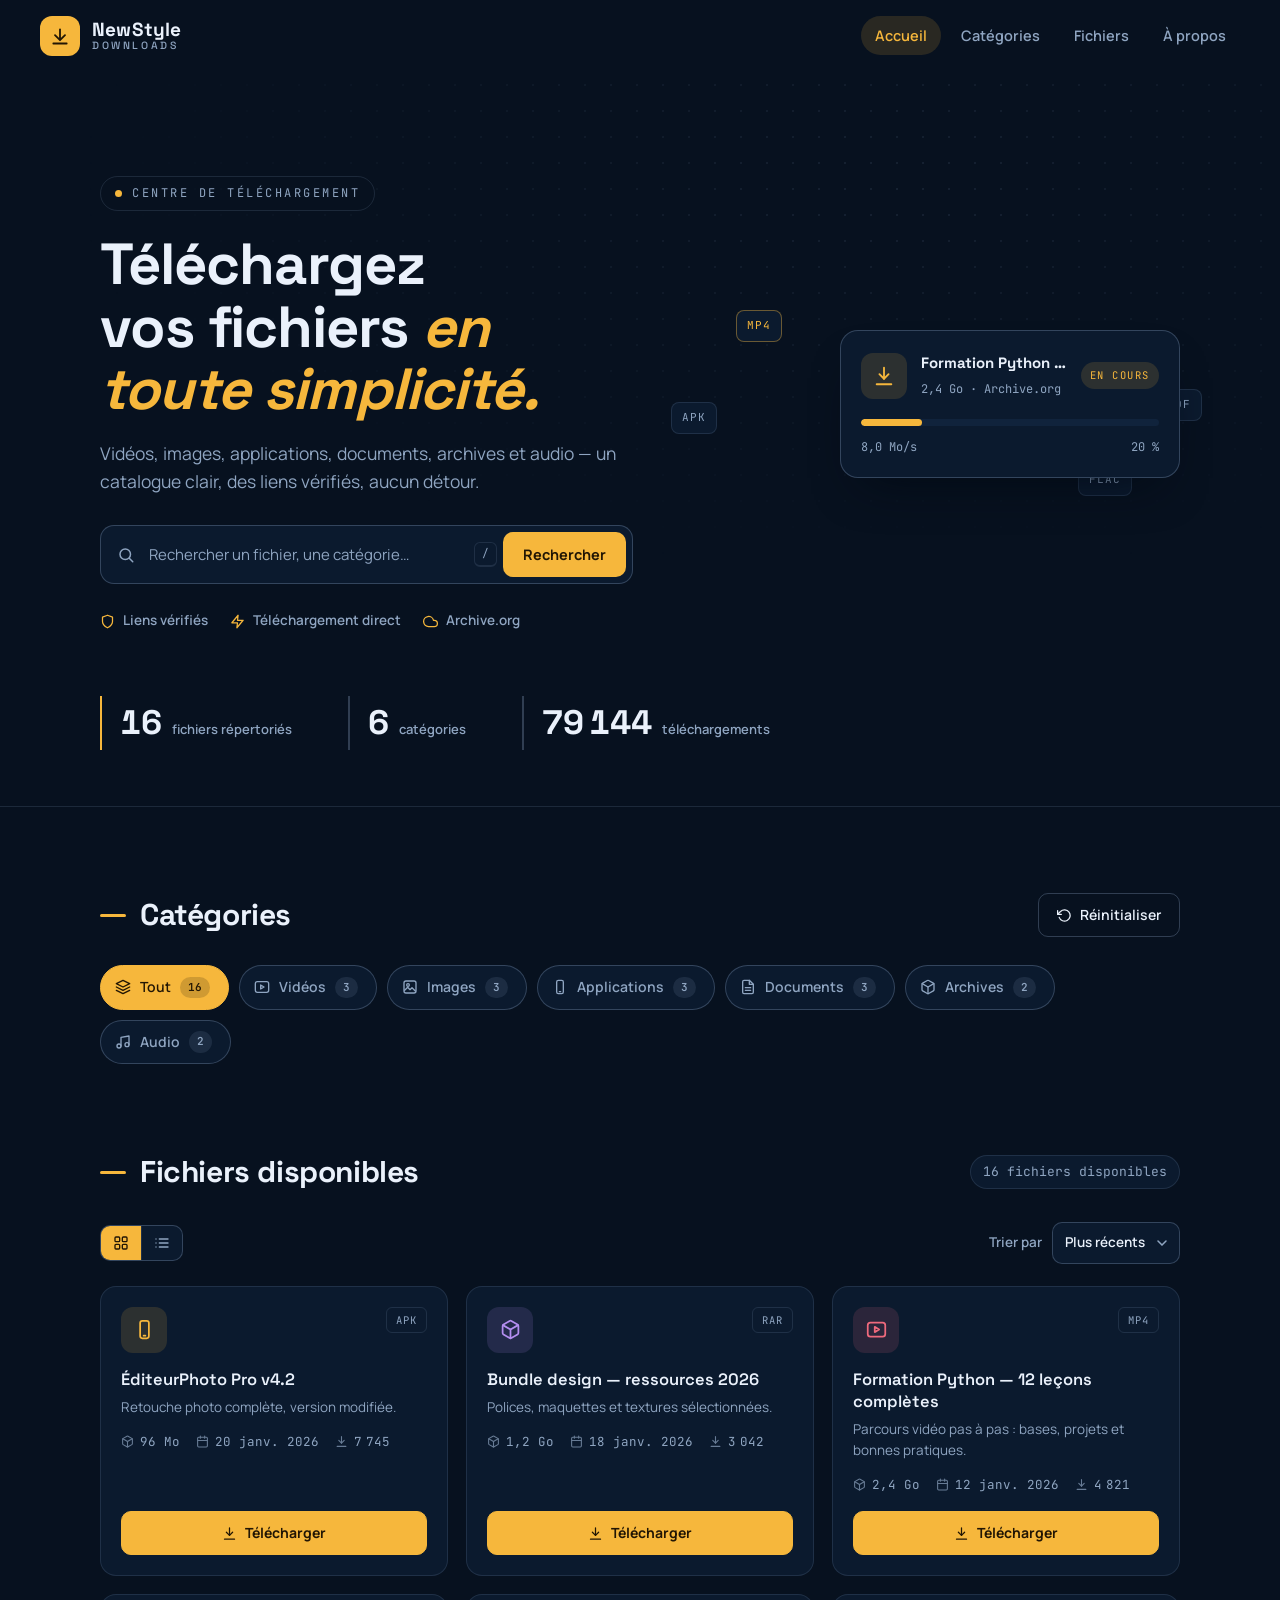
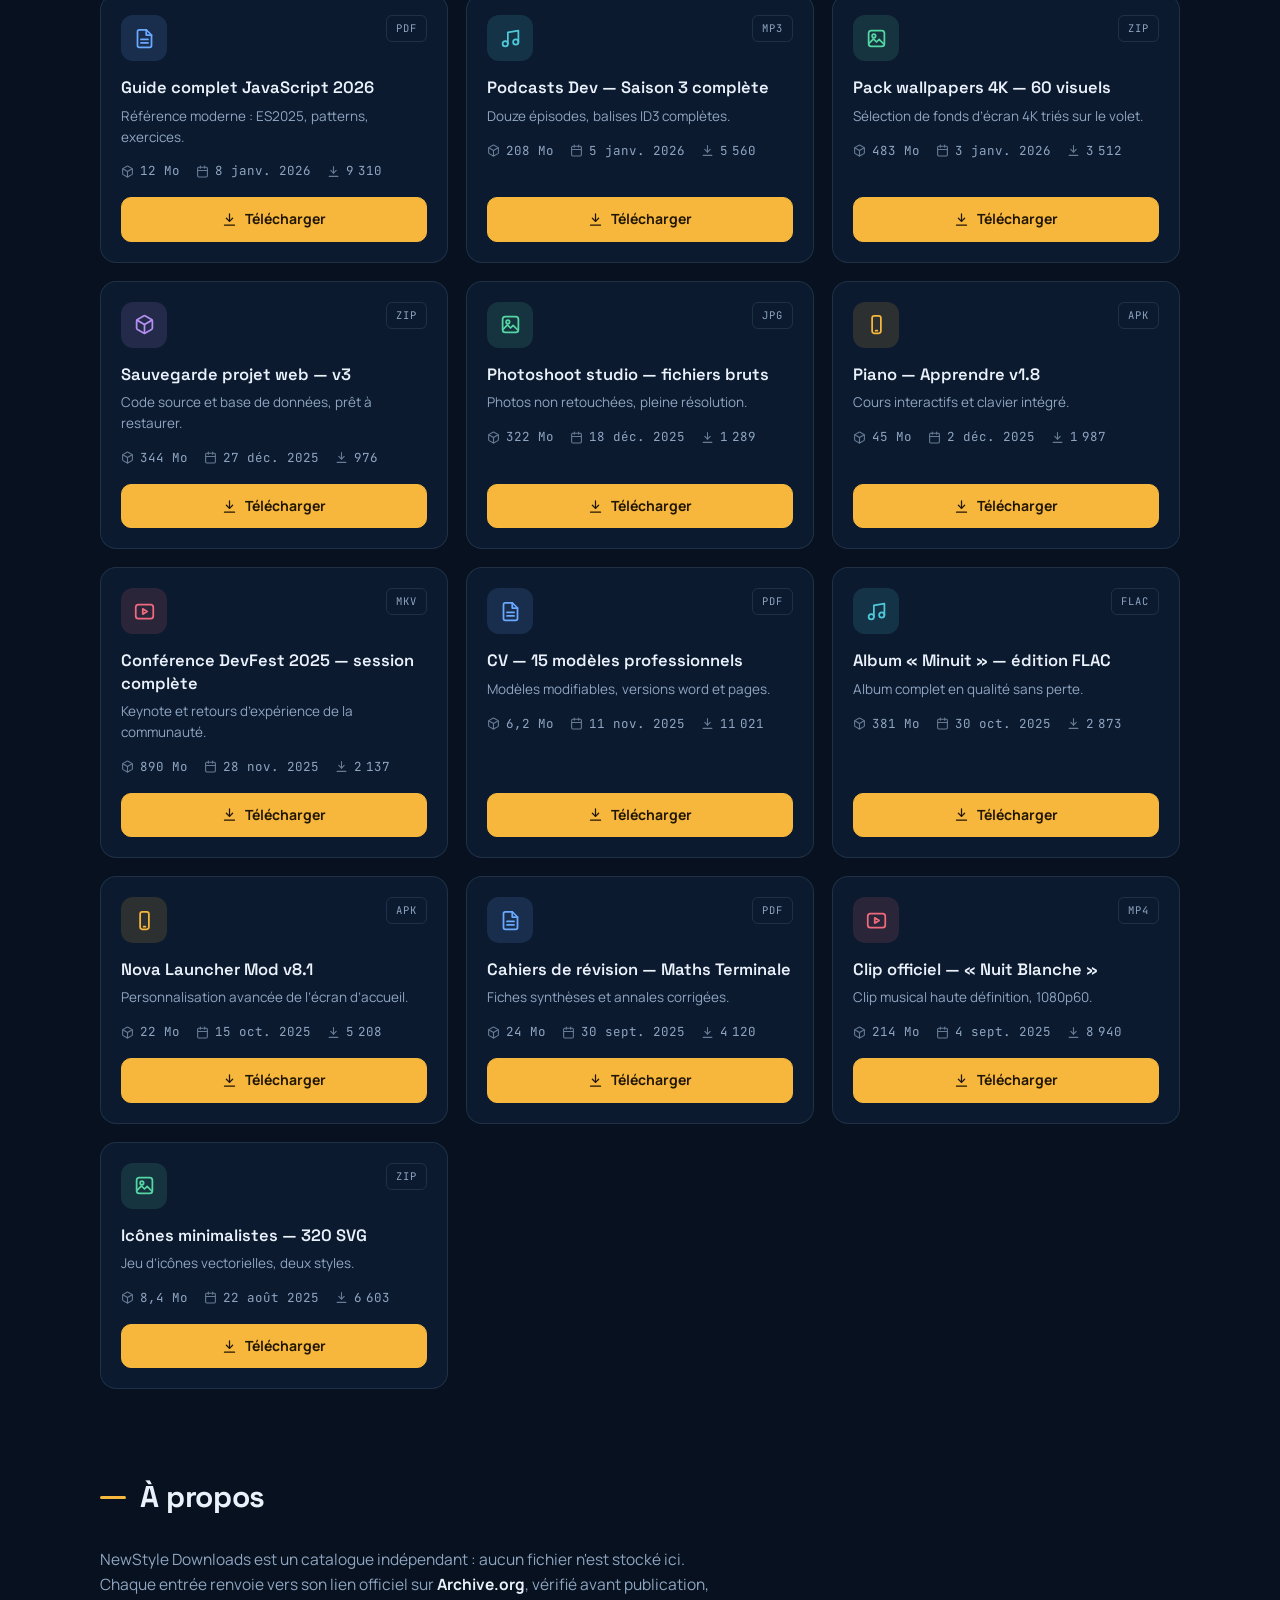
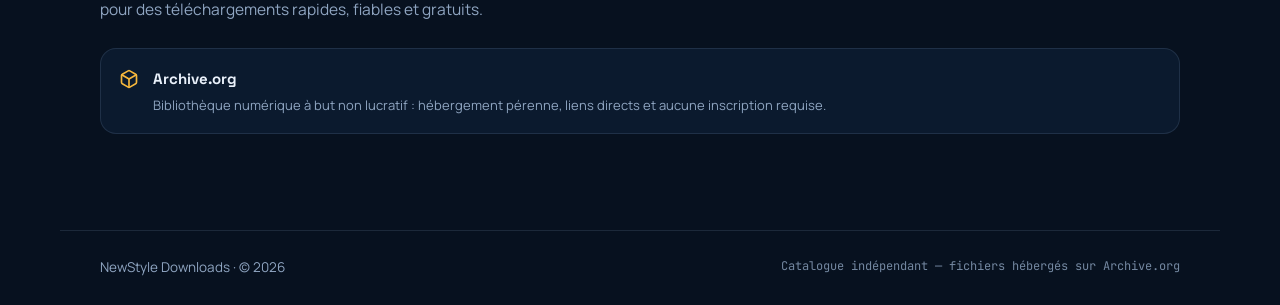
<file: index.html>
<!doctype html>
<html lang="fr">
<head>
  <meta charset="UTF-8">
  <meta name="viewport" content="width=device-width, initial-scale=1, viewport-fit=cover">
  <meta name="theme-color" content="#07111f">
  <meta name="description" content="NewStyle Downloads — catalogue de fichiers vérifiés : vidéos, images, applications, documents, archives et audio, hébergés sur Archive.org.">
  <meta property="og:title" content="NewStyle Downloads">
  <meta property="og:description" content="Vidéos, images, applications, documents et archives — liens vérifiés sur Archive.org, téléchargement direct.">
  <meta property="og:type" content="website">
  <title>NewStyle Downloads — Centre de téléchargement</title>

  <link rel="icon" href="data:image/svg+xml,<svg xmlns='http://www.w3.org/2000/svg' viewBox='0 0 24 24'><rect width='24' height='24' rx='6' fill='%23f6b73c'/><path d='M12 5v9m-4-3 4 4 4-4' stroke='%23221604' stroke-width='2.2' stroke-linecap='round' stroke-linejoin='round' fill='none'/><path d='M6 20h12' stroke='%23221604' stroke-width='2.2' stroke-linecap='round'/></svg>">

  <link rel="preconnect" href="https://fonts.googleapis.com">
  <link rel="preconnect" href="https://fonts.gstatic.com" crossorigin>
  <link href="https://fonts.googleapis.com/css2?family=Manrope:wght@400;600;700&family=Space+Grotesk:wght@500;600;700&family=JetBrains+Mono:wght@400;500&display=swap" rel="stylesheet">
  <link rel="stylesheet" href="style.css">
</head>
<body>

  <a class="skip" href="#main">Aller au contenu principal</a>

  <!-- ================= En-tête ================= -->
  <header class="topbar" id="topbar">
    <a class="brand" href="#accueil" aria-label="NewStyle Downloads — accueil">
      <span class="brand__mark" aria-hidden="true">
        <svg viewBox="0 0 24 24" fill="none" stroke="currentColor" stroke-width="2.2" stroke-linecap="round" stroke-linejoin="round">
          <path d="M12 4v12"/><path d="m6 11 6 6 6-6"/><path d="M4 21h16"/>
        </svg>
      </span>
      <span class="brand__text"><b>NewStyle</b><small>Downloads</small></span>
    </a>

    <nav class="nav" id="nav" aria-label="Navigation principale">
      <a class="nav__link is-active" href="#accueil">Accueil</a>
      <a class="nav__link" href="#categories">Catégories</a>
      <a class="nav__link" href="#fichiers">Fichiers</a>
      <a class="nav__link" href="#apropos">À propos</a>
    </nav>

    <button class="menu-btn" id="menuBtn" type="button" aria-expanded="false" aria-controls="nav" aria-label="Ouvrir le menu">
      <span class="menu-btn__bar"></span>
      <span class="menu-btn__bar"></span>
      <span class="menu-btn__bar"></span>
    </button>
  </header>

  <main id="main" tabindex="-1">

    <!-- ================= Hero ================= -->
    <section class="hero" id="accueil">
      <div class="hero__inner">
        <div class="hero__content">
          <p class="eyebrow"><span class="eyebrow__dot"></span>Centre de téléchargement</p>
          <h1 class="hero__title">Téléchargez vos fichiers <em>en toute simplicité.</em></h1>
          <p class="hero__lead">Vidéos, images, applications, documents, archives et audio — un catalogue clair, des liens vérifiés, aucun détour.</p>

          <form class="search" id="searchForm" role="search" autocomplete="off">
            <svg viewBox="0 0 24 24" fill="none" stroke="currentColor" stroke-width="2" stroke-linecap="round" stroke-linejoin="round" aria-hidden="true"><circle cx="11" cy="11" r="7"/><path d="m21 21-4.3-4.3"/></svg>
            <input id="searchInput" type="search" maxlength="100" placeholder="Rechercher un fichier, une catégorie…" aria-label="Rechercher un fichier">
            <kbd>/</kbd>
            <button class="search__btn" type="submit">Rechercher</button>
          </form>

          <ul class="trust">
            <li>
              <svg viewBox="0 0 24 24" fill="none" stroke="currentColor" stroke-width="2" stroke-linecap="round" stroke-linejoin="round" aria-hidden="true"><path d="M12 22s8-4 8-10V5l-8-3-8 3v7c0 6 8 10 8 10z"/></svg>
              <span>Liens vérifiés</span>
            </li>
            <li>
              <svg viewBox="0 0 24 24" fill="none" stroke="currentColor" stroke-width="2" stroke-linecap="round" stroke-linejoin="round" aria-hidden="true"><path d="M13 2 3 14h9l-1 8 10-12h-9l1-8z"/></svg>
              <span>Téléchargement direct</span>
            </li>
            <li>
              <svg viewBox="0 0 24 24" fill="none" stroke="currentColor" stroke-width="2" stroke-linecap="round" stroke-linejoin="round" aria-hidden="true"><path d="M18 10h-1.26A8 8 0 1 0 9 20h9a5 5 0 0 0 0-10z"/></svg>
              <span>Archive.org</span>
            </li>
          </ul>
        </div>

        <div class="hero__visual" aria-hidden="true">
          <div class="dl-card" id="dlCard">
            <div class="dl-card__head">
              <span class="dl-card__icon">
                <svg viewBox="0 0 24 24" fill="none" stroke="currentColor" stroke-width="2" stroke-linecap="round" stroke-linejoin="round"><path d="M12 3v12"/><path d="m7 10 5 5 5-5"/><path d="M4 21h16"/></svg>
              </span>
              <div class="dl-card__meta">
                <strong id="dlName">Chargement…</strong>
                <span id="dlMeta">— · —</span>
              </div>
              <span class="dl-card__badge" id="dlBadge">en cours</span>
            </div>
            <div class="dl-card__bar"><span class="dl-card__progress" id="dlBar"></span></div>
            <div class="dl-card__foot">
              <span id="dlSpeed">0 Mo/s</span>
              <span id="dlPct">0 %</span>
            </div>
          </div>
          <span class="chip chip--accent">MP4</span>
          <span class="chip">APK</span>
          <span class="chip">PDF</span>
          <span class="chip">FLAC</span>
        </div>
      </div>

      <div class="hero__stats">
        <div><strong data-stat="files">0</strong><span>fichiers répertoriés</span></div>
        <div><strong data-stat="cats">0</strong><span>catégories</span></div>
        <div><strong data-stat="downloads">0</strong><span>téléchargements</span></div>
      </div>
    </section>

    <!-- ================= Catégories ================= -->
    <section class="section" id="categories">
      <div class="section__head reveal">
        <h2 class="section__title">Catégories</h2>
        <button class="btn btn--ghost" id="resetBtn" type="button">
          <svg viewBox="0 0 24 24" fill="none" stroke="currentColor" stroke-width="2" stroke-linecap="round" stroke-linejoin="round" aria-hidden="true"><path d="M1 4v6h6"/><path d="M3.51 15a9 9 0 1 0 2.13-9.36L1 10"/></svg>
          <span>Réinitialiser</span>
        </button>
      </div>
      <div class="cats reveal" id="cats" role="group" aria-label="Filtrer par catégorie"></div>
    </section>

    <!-- ================= Fichiers ================= -->
    <section class="section" id="fichiers">
      <div class="section__head reveal">
        <h2 class="section__title">Fichiers disponibles</h2>
        <p class="count" id="count" aria-live="polite"></p>
      </div>

      <div class="toolbar reveal">
        <div class="view-toggle" id="viewToggle" role="group" aria-label="Mode d'affichage">
          <button type="button" data-view="grid" class="is-active" aria-label="Vue grille">
            <svg viewBox="0 0 24 24" fill="none" stroke="currentColor" stroke-width="2" stroke-linecap="round" stroke-linejoin="round" aria-hidden="true"><rect x="3" y="3" width="7" height="7" rx="1.5"/><rect x="14" y="3" width="7" height="7" rx="1.5"/><rect x="3" y="14" width="7" height="7" rx="1.5"/><rect x="14" y="14" width="7" height="7" rx="1.5"/></svg>
          </button>
          <button type="button" data-view="list" aria-label="Vue liste">
            <svg viewBox="0 0 24 24" fill="none" stroke="currentColor" stroke-width="2" stroke-linecap="round" stroke-linejoin="round" aria-hidden="true"><path d="M8 6h13"/><path d="M8 12h13"/><path d="M8 18h13"/><path d="M3 6h.01"/><path d="M3 12h.01"/><path d="M3 18h.01"/></svg>
          </button>
        </div>
        <label class="sort">
          <span>Trier par</span>
          <select id="sortSelect" aria-label="Trier les fichiers">
            <option value="recent">Plus récents</option>
            <option value="name">Nom (A–Z)</option>
            <option value="size">Poids</option>
            <option value="downloads">Populaires</option>
          </select>
        </label>
      </div>

      <div class="grid" id="grid"></div>

      <div class="empty hidden" id="empty">
        <div class="empty__icon">
          <svg viewBox="0 0 24 24" fill="none" stroke="currentColor" stroke-width="2" stroke-linecap="round" stroke-linejoin="round" aria-hidden="true"><circle cx="11" cy="11" r="7"/><path d="m21 21-4.3-4.3"/></svg>
        </div>
        <h3>Aucun fichier trouvé</h3>
        <p>Essayez un autre mot-clé ou choisissez une autre catégorie.</p>
        <button class="btn" id="emptyReset" type="button">
          <svg viewBox="0 0 24 24" fill="none" stroke="currentColor" stroke-width="2" stroke-linecap="round" stroke-linejoin="round" aria-hidden="true"><path d="M1 4v6h6"/><path d="M3.51 15a9 9 0 1 0 2.13-9.36L1 10"/></svg>
          <span>Réinitialiser les filtres</span>
        </button>
      </div>

      <noscript>
        <div class="empty" style="margin-top:18px">
          <h3>JavaScript est désactivé</h3>
          <p>Activez JavaScript pour parcourir et filtrer le catalogue de fichiers.</p>
        </div>
      </noscript>
    </section>

    <!-- ================= À propos ================= -->
    <section class="section about" id="apropos">
      <div class="section__head reveal">
        <h2 class="section__title">À propos</h2>
      </div>
      <p class="about__text reveal">NewStyle Downloads est un catalogue indépendant : aucun fichier n'est stocké ici. Chaque entrée renvoie vers son lien officiel sur <strong>Archive.org</strong>, vérifié avant publication, pour des téléchargements rapides, fiables et gratuits.</p>
      <div class="about__hosts reveal">
        <div class="host">
          <svg viewBox="0 0 24 24" fill="none" stroke="currentColor" stroke-width="2" stroke-linecap="round" stroke-linejoin="round" aria-hidden="true"><path d="M21 16V8a2 2 0 0 0-1-1.73l-7-4a2 2 0 0 0-2 0l-7 4A2 2 0 0 0 3 8v8a2 2 0 0 0 1 1.73l7 4a2 2 0 0 0 2 0l7-4A2 2 0 0 0 21 16z"/><path d="M3.3 7 12 12l8.7-5"/><path d="M12 22V12"/></svg>
          <div><strong>Archive.org</strong><p>Bibliothèque numérique à but non lucratif : hébergement pérenne, liens directs et aucune inscription requise.</p></div>
        </div>
      </div>
    </section>
  </main>

  <footer class="footer">
    <span>NewStyle Downloads · © 2026</span>
    <span class="footer__note">Catalogue indépendant — fichiers hébergés sur Archive.org</span>
  </footer>

  <script src="app.js" defer></script>
</body>
</html>
</file>
<file: style.css>
/* ============================================================
   NewStyle Downloads — style.css
   Thème sombre · Space Grotesk / Manrope / JetBrains Mono
   ============================================================ */

/* ---------- 1. Base ---------- */
*, *::before, *::after { box-sizing: border-box; margin: 0; padding: 0; }

:root {
  color-scheme: dark;
  --bg: #07111f;
  --surface: #0b1a2e;
  --surface-2: #10233c;
  --border: rgba(154, 180, 216, .14);
  --border-strong: rgba(154, 180, 216, .28);
  --text: #eaf1fb;
  --muted: #8fa5c1;
  --accent: #f6b73c;
  --accent-soft: rgba(246, 183, 60, .14);
  --accent-ink: #221604;
  --ok: #55d6a2;
  --radius: 16px;
  --radius-sm: 10px;
  --shadow: 0 24px 48px -24px rgba(2, 8, 18, .85);
  --font-display: 'Space Grotesk', sans-serif;
  --font-body: 'Manrope', sans-serif;
  --font-mono: 'JetBrains Mono', monospace;
  --container: 1160px;
  --header-h: 72px;
}

html { scroll-behavior: smooth; scroll-padding-top: calc(var(--header-h) + 20px); }

body {
  font-family: var(--font-body);
  background: var(--bg);
  color: var(--text);
  line-height: 1.6;
  min-height: 100vh;
  -webkit-font-smoothing: antialiased;
}

::selection { background: var(--accent); color: var(--accent-ink); }
img, svg { display: block; }
button, input, select { font: inherit; color: inherit; }
a { color: inherit; text-decoration: none; }
ul { list-style: none; }

:focus-visible { outline: 2px solid var(--accent); outline-offset: 3px; border-radius: 4px; }

::-webkit-scrollbar { width: 10px; height: 10px; }
::-webkit-scrollbar-thumb { background: var(--surface-2); border-radius: 99px; border: 2px solid var(--bg); }
::-webkit-scrollbar-track { background: transparent; }

.hidden { display: none !important; }

/* Lien d'évitement (accessibilité clavier) */
.skip {
  position: fixed; top: -60px; left: 16px; z-index: 100;
  background: var(--accent); color: var(--accent-ink);
  padding: 10px 16px; border-radius: 8px; font-weight: 700;
  transition: top .2s;
}
.skip:focus { top: 12px; }

/* ---------- 2. En-tête ---------- */
.topbar {
  position: sticky; top: 0; z-index: 50;
  height: var(--header-h);
  display: flex; align-items: center; justify-content: space-between; gap: 24px;
  padding: 0 clamp(16px, 4vw, 40px);
  border-bottom: 1px solid transparent;
  transition: background .3s, border-color .3s;
}
.topbar.scrolled {
  background: rgba(7, 17, 31, .84);
  -webkit-backdrop-filter: blur(14px);
  backdrop-filter: blur(14px);
  border-bottom-color: var(--border);
}

.brand { display: flex; align-items: center; gap: 12px; }
.brand__mark {
  width: 40px; height: 40px; border-radius: 12px; flex: none;
  background: var(--accent); color: var(--accent-ink);
  display: grid; place-items: center;
}
.brand__mark svg { width: 20px; height: 20px; }
.brand__text { display: flex; flex-direction: column; line-height: 1.15; font-family: var(--font-display); }
.brand__text b { font-size: 19px; font-weight: 700; letter-spacing: .2px; }
.brand__text small { font-size: 10.5px; color: var(--muted); letter-spacing: 2.6px; text-transform: uppercase; font-weight: 500; }

.nav { display: flex; gap: 6px; }
.nav__link {
  padding: 8px 14px; border-radius: 999px;
  color: var(--muted); font-weight: 600; font-size: 14.5px;
  transition: color .2s, background .2s;
}
.nav__link:hover { color: var(--text); background: rgba(154, 180, 216, .08); }
.nav__link.is-active { color: var(--accent); background: var(--accent-soft); }

.menu-btn {
  display: none; flex-direction: column; gap: 5px;
  padding: 11px 10px; background: none; cursor: pointer;
  border: 1px solid var(--border-strong); border-radius: var(--radius-sm);
}
.menu-btn__bar { width: 20px; height: 2px; background: var(--text); border-radius: 2px; transition: transform .3s, opacity .3s; }
.menu-btn[aria-expanded="true"] .menu-btn__bar:nth-child(1) { transform: translateY(7px) rotate(45deg); }
.menu-btn[aria-expanded="true"] .menu-btn__bar:nth-child(2) { opacity: 0; }
.menu-btn[aria-expanded="true"] .menu-btn__bar:nth-child(3) { transform: translateY(-7px) rotate(-45deg); }

/* ---------- 3. Hero ---------- */
.hero { position: relative; overflow: hidden; border-bottom: 1px solid var(--border); }
.hero::before {
  content: ""; position: absolute; inset: 0; pointer-events: none;
  background-image: radial-gradient(rgba(154, 180, 216, .10) 1px, transparent 1.4px);
  background-size: 26px 26px;
  -webkit-mask-image: radial-gradient(ellipse 90% 75% at 70% 15%, #000, transparent 72%);
  mask-image: radial-gradient(ellipse 90% 75% at 70% 15%, #000, transparent 72%);
}

.hero__inner {
  position: relative;
  max-width: var(--container); margin: 0 auto;
  padding: clamp(56px, 9vw, 104px) clamp(16px, 4vw, 40px) clamp(40px, 6vw, 64px);
  display: grid; grid-template-columns: 1.05fr .95fr;
  gap: clamp(32px, 5vw, 72px); align-items: center;
}
.hero__content { min-width: 0; }
.hero__content > * { animation: rise .6s cubic-bezier(.22, .68, .34, 1) backwards; }
.hero__content > *:nth-child(1) { animation-delay: .05s; }
.hero__content > *:nth-child(2) { animation-delay: .12s; }
.hero__content > *:nth-child(3) { animation-delay: .2s; }
.hero__content > *:nth-child(4) { animation-delay: .28s; }
.hero__content > *:nth-child(5) { animation-delay: .36s; }
@keyframes rise { from { opacity: 0; transform: translateY(16px); } }

.eyebrow {
  display: inline-flex; align-items: center; gap: 10px;
  font-family: var(--font-mono); font-size: 12px;
  letter-spacing: 2.5px; text-transform: uppercase; color: var(--muted);
  border: 1px solid var(--border); border-radius: 999px; padding: 7px 14px;
}
.eyebrow__dot { width: 7px; height: 7px; border-radius: 50%; background: var(--accent); animation: pulse 2.4s infinite; }
@keyframes pulse { 0%, 100% { box-shadow: 0 0 0 0 rgba(246, 183, 60, .45); } 55% { box-shadow: 0 0 0 6px transparent; } }

.hero__title {
  font-family: var(--font-display); font-weight: 700;
  font-size: clamp(34px, 5.2vw, 58px); line-height: 1.08; letter-spacing: -1px;
  margin: 22px 0 18px; text-wrap: balance;
}
.hero__title em { font-style: italic; color: var(--accent); }
.hero__lead { color: var(--muted); font-size: clamp(15px, 1.6vw, 17.5px); max-width: 52ch; }

.search {
  margin-top: 30px; width: 100%; max-width: 560px;
  display: flex; align-items: center; gap: 6px;
  background: var(--surface); border: 1px solid var(--border-strong);
  border-radius: 14px; padding: 6px 6px 6px 16px;
  transition: border-color .2s, box-shadow .2s;
}
.search:focus-within { border-color: var(--accent); box-shadow: 0 0 0 4px var(--accent-soft); }
.search > svg { width: 18px; height: 18px; color: var(--muted); flex: none; }
.search input {
  flex: 1; min-width: 0; background: none; border: none; outline: none;
  padding: 10px 8px; font-size: 15px; color: var(--text);
}
.search input::placeholder { color: var(--muted); }
.search kbd {
  font-family: var(--font-mono); font-size: 11px; color: var(--muted); flex: none;
  border: 1px solid var(--border); border-bottom-width: 2px;
  border-radius: 6px; padding: 2px 7px;
}
.search__btn {
  flex: none; background: var(--accent); color: var(--accent-ink);
  font-weight: 700; font-size: 14.5px; border: none;
  border-radius: var(--radius-sm); padding: 11px 20px; cursor: pointer;
  transition: filter .2s, transform .15s;
}
.search__btn:hover { filter: brightness(1.08); }
.search__btn:active { transform: scale(.97); }

.trust { display: flex; flex-wrap: wrap; gap: 10px 22px; margin-top: 26px; color: var(--muted); font-size: 13.5px; font-weight: 600; }
.trust li { display: flex; align-items: center; gap: 8px; }
.trust svg { width: 15px; height: 15px; color: var(--accent); }

/* --- Carte de téléchargement animée --- */
.hero__visual { position: relative; }
.dl-card {
  position: relative; z-index: 1;
  max-width: 340px; margin-left: auto;
  background: var(--surface); border: 1px solid var(--border-strong);
  border-radius: 18px; padding: 20px; box-shadow: var(--shadow);
  animation: rise .7s .25s cubic-bezier(.22, .68, .34, 1) backwards,
             float 7s 1.2s ease-in-out infinite;
}
@keyframes float { 0%, 100% { transform: translateY(0) rotate(-.4deg); } 50% { transform: translateY(-10px) rotate(.4deg); } }

.dl-card__head { display: flex; align-items: center; gap: 14px; }
.dl-card__icon {
  width: 46px; height: 46px; border-radius: 12px; flex: none;
  display: grid; place-items: center;
  background: var(--accent-soft); color: var(--accent);
}
.dl-card__icon svg { width: 22px; height: 22px; }
.dl-card__meta { flex: 1; min-width: 0; }
.dl-card__meta strong { display: block; font-family: var(--font-display); font-size: 15px; white-space: nowrap; overflow: hidden; text-overflow: ellipsis; }
.dl-card__meta span { font-family: var(--font-mono); font-size: 12px; color: var(--muted); }
.dl-card__badge {
  flex: none; font-family: var(--font-mono); font-size: 10.5px;
  letter-spacing: 1.5px; text-transform: uppercase;
  color: var(--accent); background: var(--accent-soft);
  padding: 5px 9px; border-radius: 999px;
}
.dl-card.done .dl-card__badge { color: var(--ok); background: rgba(85, 214, 162, .14); }
.dl-card__bar { height: 7px; border-radius: 99px; background: var(--surface-2); margin: 18px 0 12px; overflow: hidden; }
.dl-card__progress { display: block; height: 100%; width: 0%; background: var(--accent); border-radius: inherit; transition: width .18s linear; }
.dl-card.done .dl-card__progress { background: var(--ok); }
.dl-card__foot { display: flex; justify-content: space-between; font-family: var(--font-mono); font-size: 12px; color: var(--muted); }

.chip {
  position: absolute; z-index: 0;
  font-family: var(--font-mono); font-size: 11px; letter-spacing: 1px;
  color: var(--muted); background: var(--surface);
  border: 1px solid var(--border); border-radius: 8px; padding: 6px 10px;
  animation: chipFloat 6s ease-in-out infinite;
}
.chip--accent { color: var(--accent); border-color: rgba(246, 183, 60, .4); }
.chip:nth-of-type(1) { top: -20px; left: 8%; }
.chip:nth-of-type(2) { bottom: 44px; left: -26px; animation-delay: 1.2s; }
.chip:nth-of-type(3) { top: 40%; right: -22px; animation-delay: 2.1s; }
.chip:nth-of-type(4) { bottom: -18px; right: 10%; animation-delay: 3s; }
@keyframes chipFloat { 0%, 100% { transform: translateY(0); } 50% { transform: translateY(-8px); } }

/* --- Statistiques --- */
.hero__stats {
  position: relative;
  max-width: var(--container); margin: 0 auto;
  padding: 0 clamp(16px, 4vw, 40px) clamp(36px, 5vw, 56px);
  display: flex; flex-wrap: wrap; gap: clamp(20px, 5vw, 56px);
}
.hero__stats > div { display: flex; align-items: baseline; gap: 10px; padding-left: 18px; border-left: 2px solid var(--border-strong); }
.hero__stats > div:first-child { border-left-color: var(--accent); }
.hero__stats strong { font-family: var(--font-display); font-size: clamp(24px, 3vw, 34px); font-weight: 700; font-variant-numeric: tabular-nums; }
.hero__stats span { color: var(--muted); font-size: 13px; font-weight: 600; }

/* ---------- 4. Sections ---------- */
.section { max-width: var(--container); margin: 0 auto; padding: clamp(48px, 7vw, 84px) clamp(16px, 4vw, 40px) 0; }

.section__head { display: flex; align-items: center; justify-content: space-between; gap: 16px; flex-wrap: wrap; margin-bottom: 26px; }
.section__title { font-family: var(--font-display); font-size: clamp(22px, 3vw, 30px); font-weight: 700; letter-spacing: -.4px; display: flex; align-items: center; gap: 14px; }
.section__title::before { content: ""; width: 26px; height: 3px; background: var(--accent); border-radius: 2px; flex: none; }

.count {
  font-family: var(--font-mono); font-size: 13px; color: var(--muted);
  background: var(--surface); border: 1px solid var(--border);
  padding: 6px 12px; border-radius: 999px;
}

/* ---------- 5. Boutons ---------- */
.btn {
  display: inline-flex; align-items: center; gap: 8px;
  border: 1px solid var(--border-strong); background: var(--surface);
  color: var(--text); font-weight: 600; font-size: 14px;
  padding: 10px 18px; border-radius: var(--radius-sm); cursor: pointer;
  transition: border-color .2s, background .2s, color .2s, transform .15s;
}
.btn:hover { border-color: var(--accent); color: var(--accent); }
.btn:active { transform: scale(.97); }
.btn svg { width: 15px; height: 15px; }
.btn--primary { background: var(--accent); border-color: var(--accent); color: var(--accent-ink); font-weight: 700; }
.btn--primary:hover { filter: brightness(1.07); color: var(--accent-ink); }
.btn--ghost { background: transparent; }

/* ---------- 6. Catégories ---------- */
.cats { display: flex; flex-wrap: wrap; gap: 10px; }
.cat {
  display: inline-flex; align-items: center; gap: 9px;
  padding: 10px 18px 10px 14px; border-radius: 999px;
  border: 1px solid var(--border-strong); background: var(--surface);
  color: var(--muted); font-weight: 600; font-size: 14px; cursor: pointer;
  transition: color .2s, border-color .2s, background .2s;
}
.cat svg { width: 16px; height: 16px; }
.cat:hover { color: var(--text); border-color: var(--accent); }
.cat.is-active { background: var(--accent); border-color: var(--accent); color: var(--accent-ink); }
.cat__count { font-family: var(--font-mono); font-size: 11px; background: rgba(154, 180, 216, .12); padding: 2px 8px; border-radius: 999px; }
.cat.is-active .cat__count { background: rgba(34, 22, 4, .18); }

/* ---------- 7. Barre d'outils ---------- */
.toolbar { display: flex; justify-content: space-between; align-items: center; gap: 16px; flex-wrap: wrap; margin-bottom: 22px; }
.view-toggle { display: inline-flex; border: 1px solid var(--border-strong); border-radius: var(--radius-sm); overflow: hidden; background: var(--surface); }
.view-toggle button { padding: 9px 12px; background: none; border: none; color: var(--muted); cursor: pointer; display: grid; place-items: center; transition: background .2s, color .2s; }
.view-toggle button + button { border-left: 1px solid var(--border); }
.view-toggle button svg { width: 16px; height: 16px; }
.view-toggle button.is-active { background: var(--accent); color: var(--accent-ink); }

.sort { display: inline-flex; align-items: center; gap: 10px; color: var(--muted); font-size: 13.5px; font-weight: 600; }
.sort select {
  appearance: none; -webkit-appearance: none;
  background: var(--surface); border: 1px solid var(--border-strong);
  color: var(--text); border-radius: var(--radius-sm);
  padding: 9px 34px 9px 12px; cursor: pointer;
  background-image: url("data:image/svg+xml,%3Csvg xmlns='http://www.w3.org/2000/svg' width='10' height='6'%3E%3Cpath d='M1 1l4 4 4-4' fill='none' stroke='%238fa5c1' stroke-width='1.5' stroke-linecap='round'/%3E%3C/svg%3E");
  background-repeat: no-repeat; background-position: right 12px center;
}

/* ---------- 8. Grille de fichiers ---------- */
.grid { display: grid; grid-template-columns: repeat(auto-fill, minmax(min(290px, 100%), 1fr)); gap: 18px; }
.grid.list-view { grid-template-columns: 1fr; gap: 10px; }

.card {
  --type-c: var(--accent); --type-bg: var(--accent-soft);
  display: flex; flex-direction: column; gap: 16px;
  background: var(--surface); border: 1px solid var(--border);
  border-radius: var(--radius); padding: 20px;
  animation: cardIn .5s cubic-bezier(.22, .68, .34, 1) backwards;
  animation-delay: var(--d, 0s);
  transition: transform .25s, border-color .25s, box-shadow .25s;
}
@keyframes cardIn { from { opacity: 0; transform: translateY(14px); } }
.card:hover { transform: translateY(-4px); border-color: rgba(246, 183, 60, .5); box-shadow: var(--shadow); }

.card__head { display: flex; align-items: flex-start; justify-content: space-between; gap: 12px; }
.card__icon {
  width: 46px; height: 46px; border-radius: 12px; flex: none;
  display: grid; place-items: center;
  color: var(--type-c); background: var(--type-bg);
}
.card__icon svg { width: 21px; height: 21px; }

.badges { display: flex; gap: 6px; flex-wrap: wrap; justify-content: flex-end; }
.badge {
  font-family: var(--font-mono); font-size: 10.5px; letter-spacing: 1px;
  text-transform: uppercase; padding: 4px 9px; border-radius: 6px;
  border: 1px solid var(--border); color: var(--muted);
}

.card__main { min-width: 0; }
.card__name {
  font-family: var(--font-display); font-size: 16.5px; font-weight: 600; line-height: 1.35;
  overflow-wrap: anywhere;
  display: -webkit-box; -webkit-line-clamp: 2; -webkit-box-orient: vertical; overflow: hidden;
}
.card__desc {
  color: var(--muted); font-size: 13.5px; line-height: 1.55; margin-top: 6px;
  display: -webkit-box; -webkit-line-clamp: 2; -webkit-box-orient: vertical; overflow: hidden;
}
.card__meta { display: flex; flex-wrap: wrap; gap: 6px 16px; margin-top: 14px; color: var(--muted); font-size: 12.5px; font-family: var(--font-mono); }
.card__meta li { display: inline-flex; align-items: center; gap: 6px; }
.card__meta svg { width: 13px; height: 13px; opacity: .7; }

.card__actions { margin-top: auto; display: flex; gap: 10px; }
.card__actions .btn--primary { flex: 1; justify-content: center; }

/* --- Vue liste --- */
.grid.list-view .card { flex-direction: row; align-items: center; gap: 18px; padding: 16px 20px; }
.grid.list-view .card:hover { transform: none; }
.grid.list-view .card__head { display: contents; }
.grid.list-view .card__icon { order: 0; width: 40px; height: 40px; }
.grid.list-view .card__main { order: 1; flex: 1; }
.grid.list-view .badges { order: 2; }
.grid.list-view .card__actions { order: 3; margin-top: 0; }
.grid.list-view .card__name { font-size: 15.5px; white-space: nowrap; overflow: hidden; text-overflow: ellipsis; display: block; }
.grid.list-view .card__desc { display: none; }
.grid.list-view .card__meta { margin-top: 6px; }
.grid.list-view .card__actions .btn--primary { flex: 0 0 auto; padding: 9px 16px; }

/* ---------- 9. État vide ---------- */
.empty { text-align: center; padding: 64px 20px; border: 1px dashed var(--border-strong); border-radius: var(--radius); }
.empty__icon {
  width: 72px; height: 72px; margin: 0 auto 18px; border-radius: 50%;
  display: grid; place-items: center;
  background: var(--surface); border: 1px dashed var(--border-strong); color: var(--muted);
}
.empty__icon svg { width: 30px; height: 30px; }
.empty h3 { font-family: var(--font-display); font-size: 20px; margin-bottom: 8px; }
.empty p { color: var(--muted); font-size: 14.5px; margin-bottom: 22px; }

/* ---------- 10. À propos ---------- */
.about { padding-bottom: clamp(64px, 8vw, 96px); }
.about__text { color: var(--muted); max-width: 70ch; font-size: 15.5px; }
.about__text strong { color: var(--text); }
.about__hosts { display: flex; gap: 14px; margin-top: 26px; flex-wrap: wrap; }
.host {
  flex: 1; min-width: 240px; display: flex; gap: 14px; align-items: flex-start;
  background: var(--surface); border: 1px solid var(--border);
  border-radius: var(--radius); padding: 18px;
}
.host svg { width: 20px; height: 20px; color: var(--accent); flex: none; margin-top: 2px; }
.host strong { display: block; font-family: var(--font-display); font-size: 15px; margin-bottom: 4px; }
.host p { color: var(--muted); font-size: 13px; }

/* ---------- 11. Pied de page ---------- */
.footer {
  border-top: 1px solid var(--border);
  max-width: var(--container); margin: 0 auto;
  padding: 26px clamp(16px, 4vw, 40px);
  display: flex; justify-content: space-between; gap: 12px; flex-wrap: wrap;
  color: var(--muted); font-size: 13.5px;
}
.footer__note { font-family: var(--font-mono); font-size: 12px; opacity: .8; }

/* ---------- 12. Apparition au défilement ---------- */
.reveal { opacity: 0; transform: translateY(18px); transition: opacity .55s ease, transform .55s ease; }
.reveal.in { opacity: 1; transform: none; }

/* ---------- 13. Responsive ---------- */
@media (max-width: 940px) {
  .hero__inner { grid-template-columns: 1fr; }
  .hero__visual { margin-top: 12px; }
  .dl-card { margin-left: auto; margin-right: auto; }
}
@media (max-width: 780px) {
  .menu-btn { display: flex; }
  .nav {
    position: fixed; top: var(--header-h); left: 0; right: 0;
    flex-direction: column; gap: 4px; padding: 14px 16px 20px;
    background: rgba(7, 17, 31, .96);
    -webkit-backdrop-filter: blur(14px); backdrop-filter: blur(14px);
    border-bottom: 1px solid var(--border);
    transform: translateY(-8px); opacity: 0; pointer-events: none;
    transition: transform .25s, opacity .25s;
  }
  .nav.open { transform: none; opacity: 1; pointer-events: auto; }
  .nav__link { display: block; padding: 12px 14px; }
}
@media (max-width: 640px) {
  .search kbd { display: none; }
  .search__btn { padding: 10px 14px; font-size: 13.5px; }
  .trust { gap: 8px 16px; font-size: 13px; }
  .hero__stats > div { padding-left: 14px; }
  .grid.list-view .card { flex-wrap: wrap; }
  .grid.list-view .card__actions { width: 100%; }
  .grid.list-view .card__actions .btn--primary { flex: 1; }
}

/* ---------- 14. Préférences utilisateur ---------- */
@media (prefers-reduced-motion: reduce) {
  html { scroll-behavior: auto; }
  *, *::before, *::after { animation: none !important; transition: none !important; }
  .reveal { opacity: 1; transform: none; }
}
</file>
